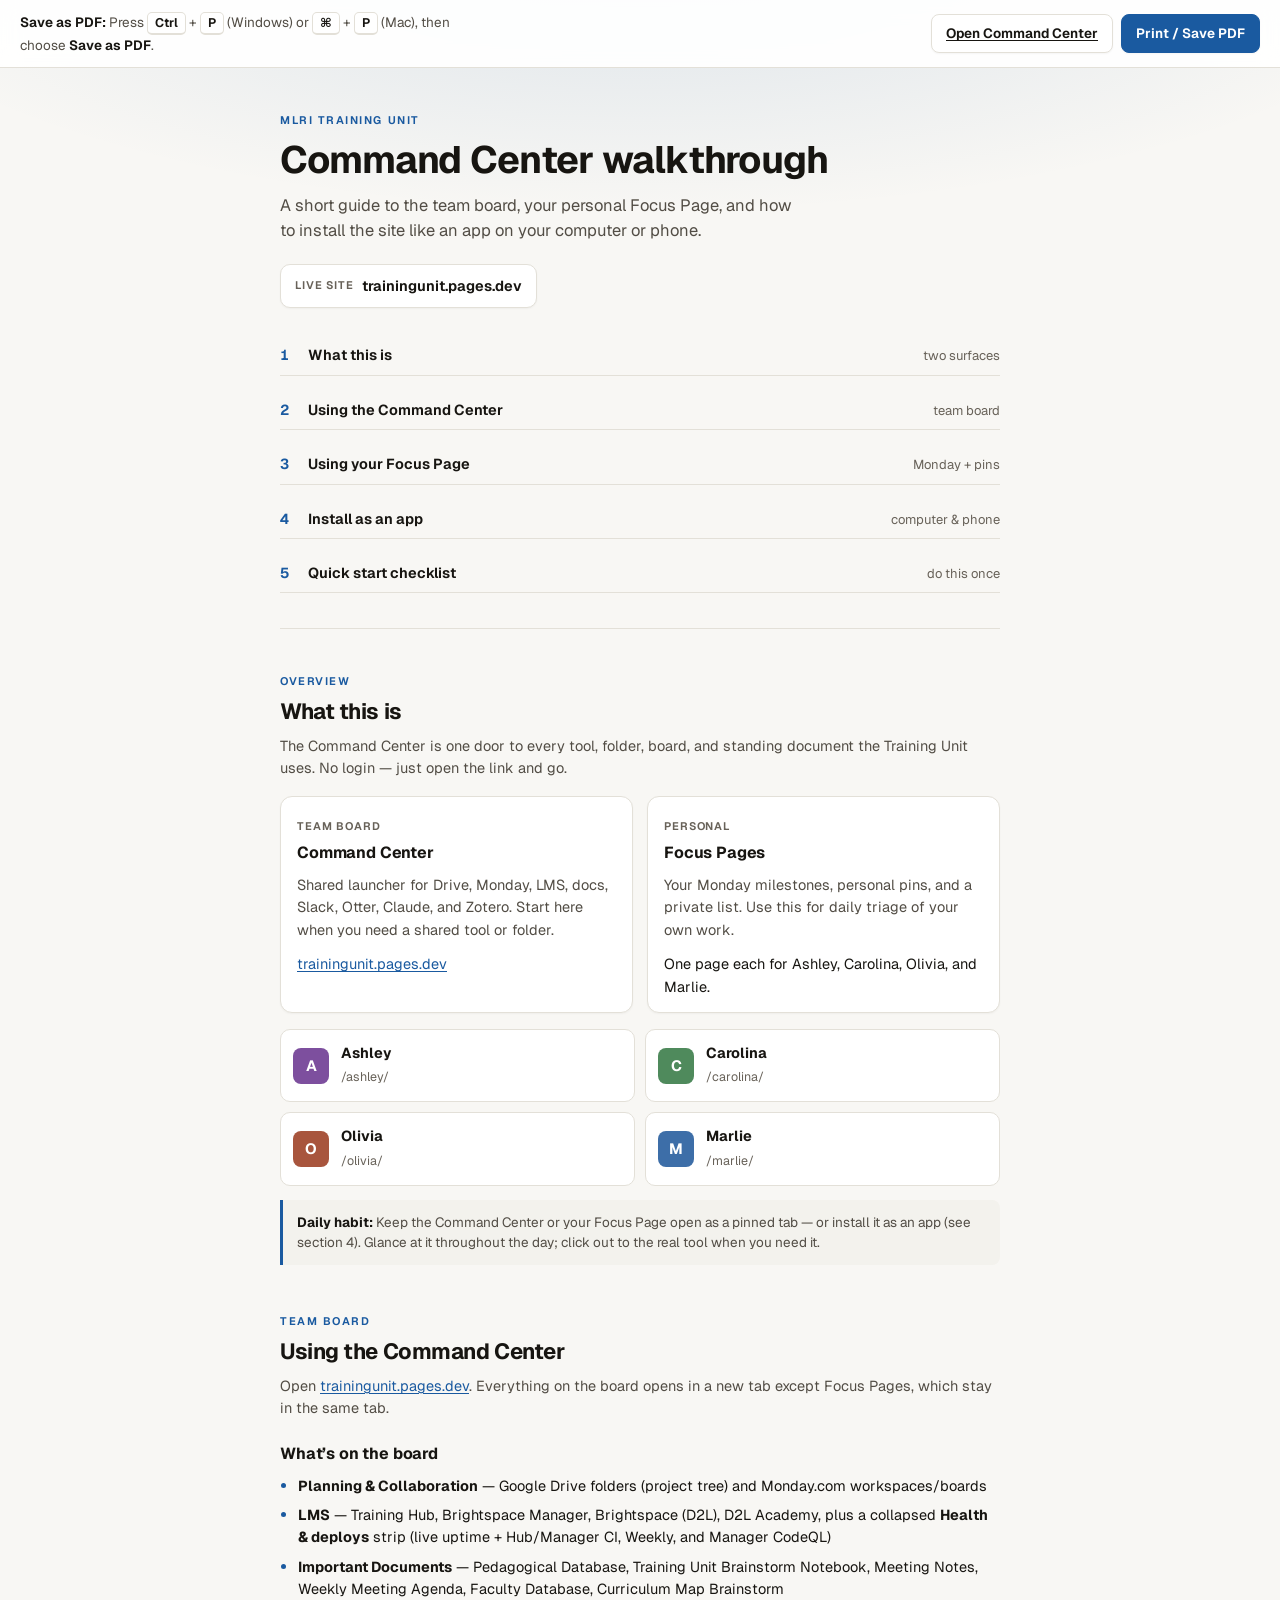
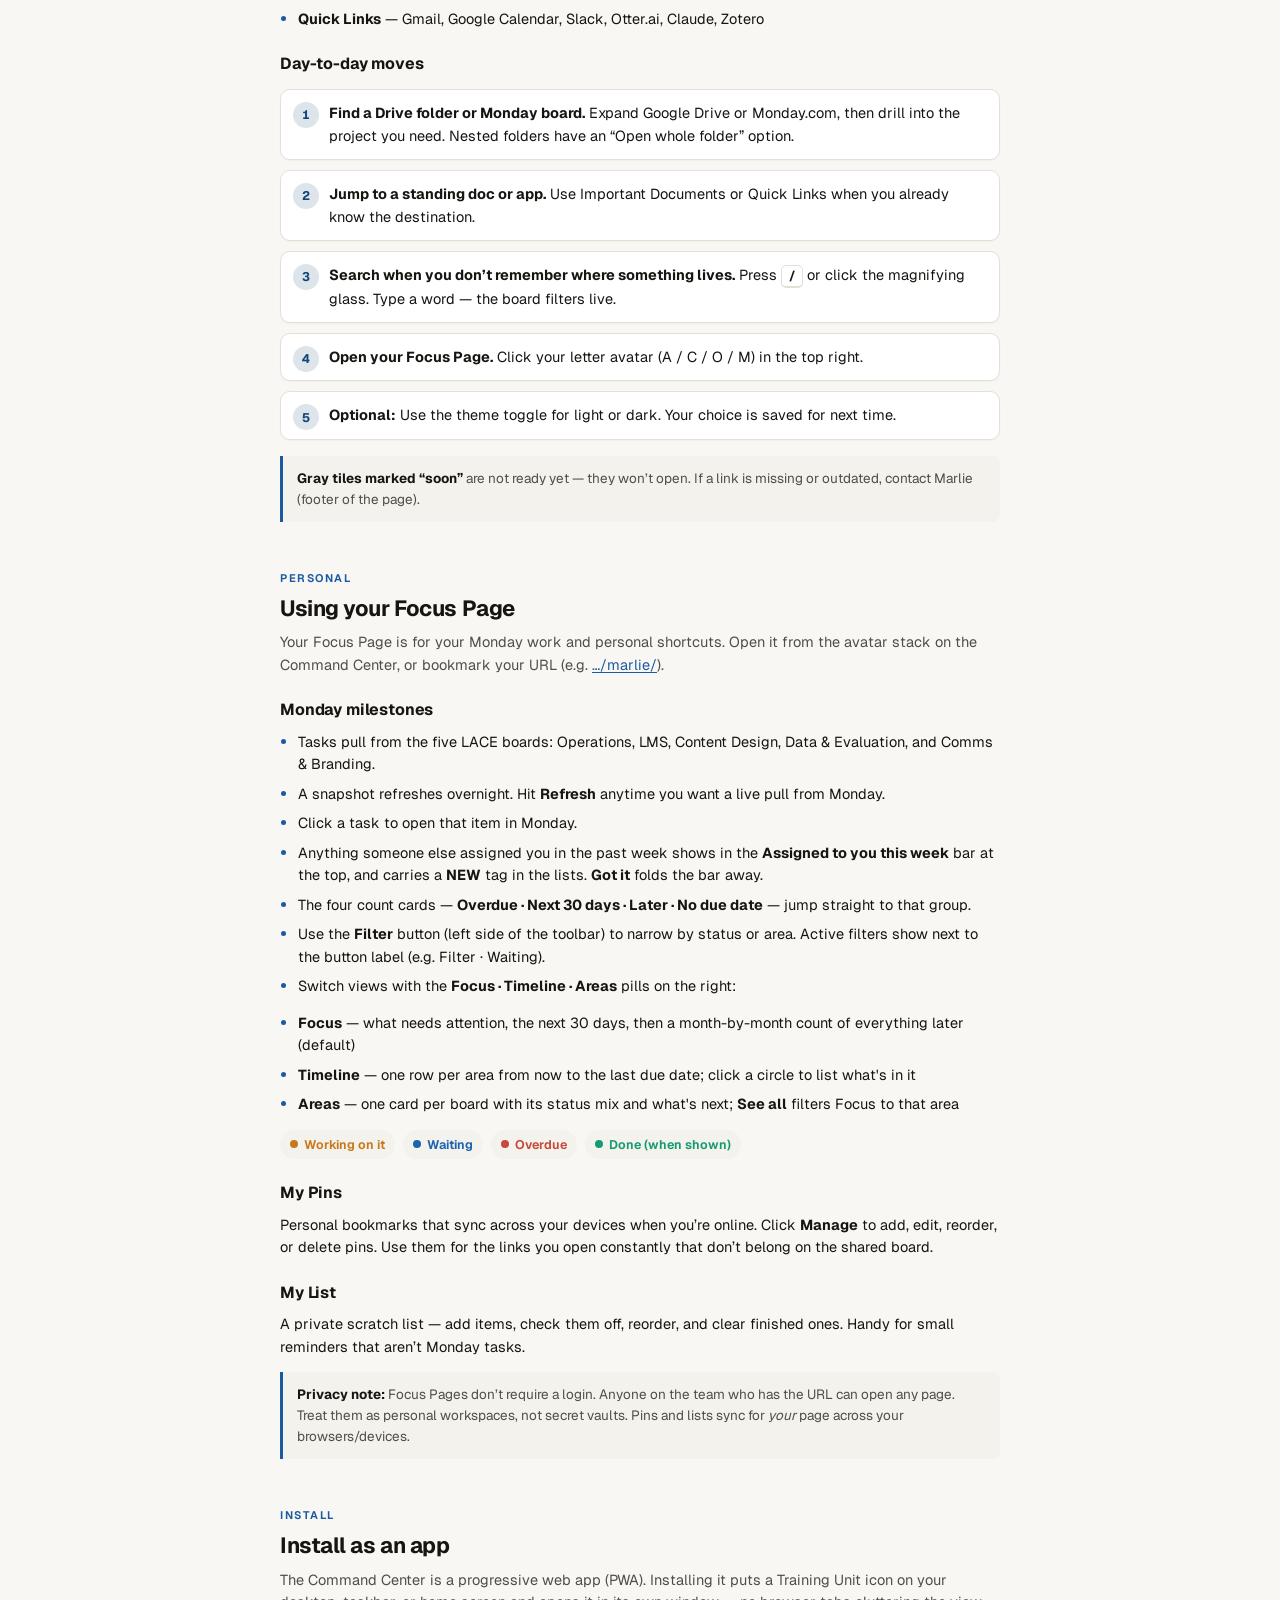
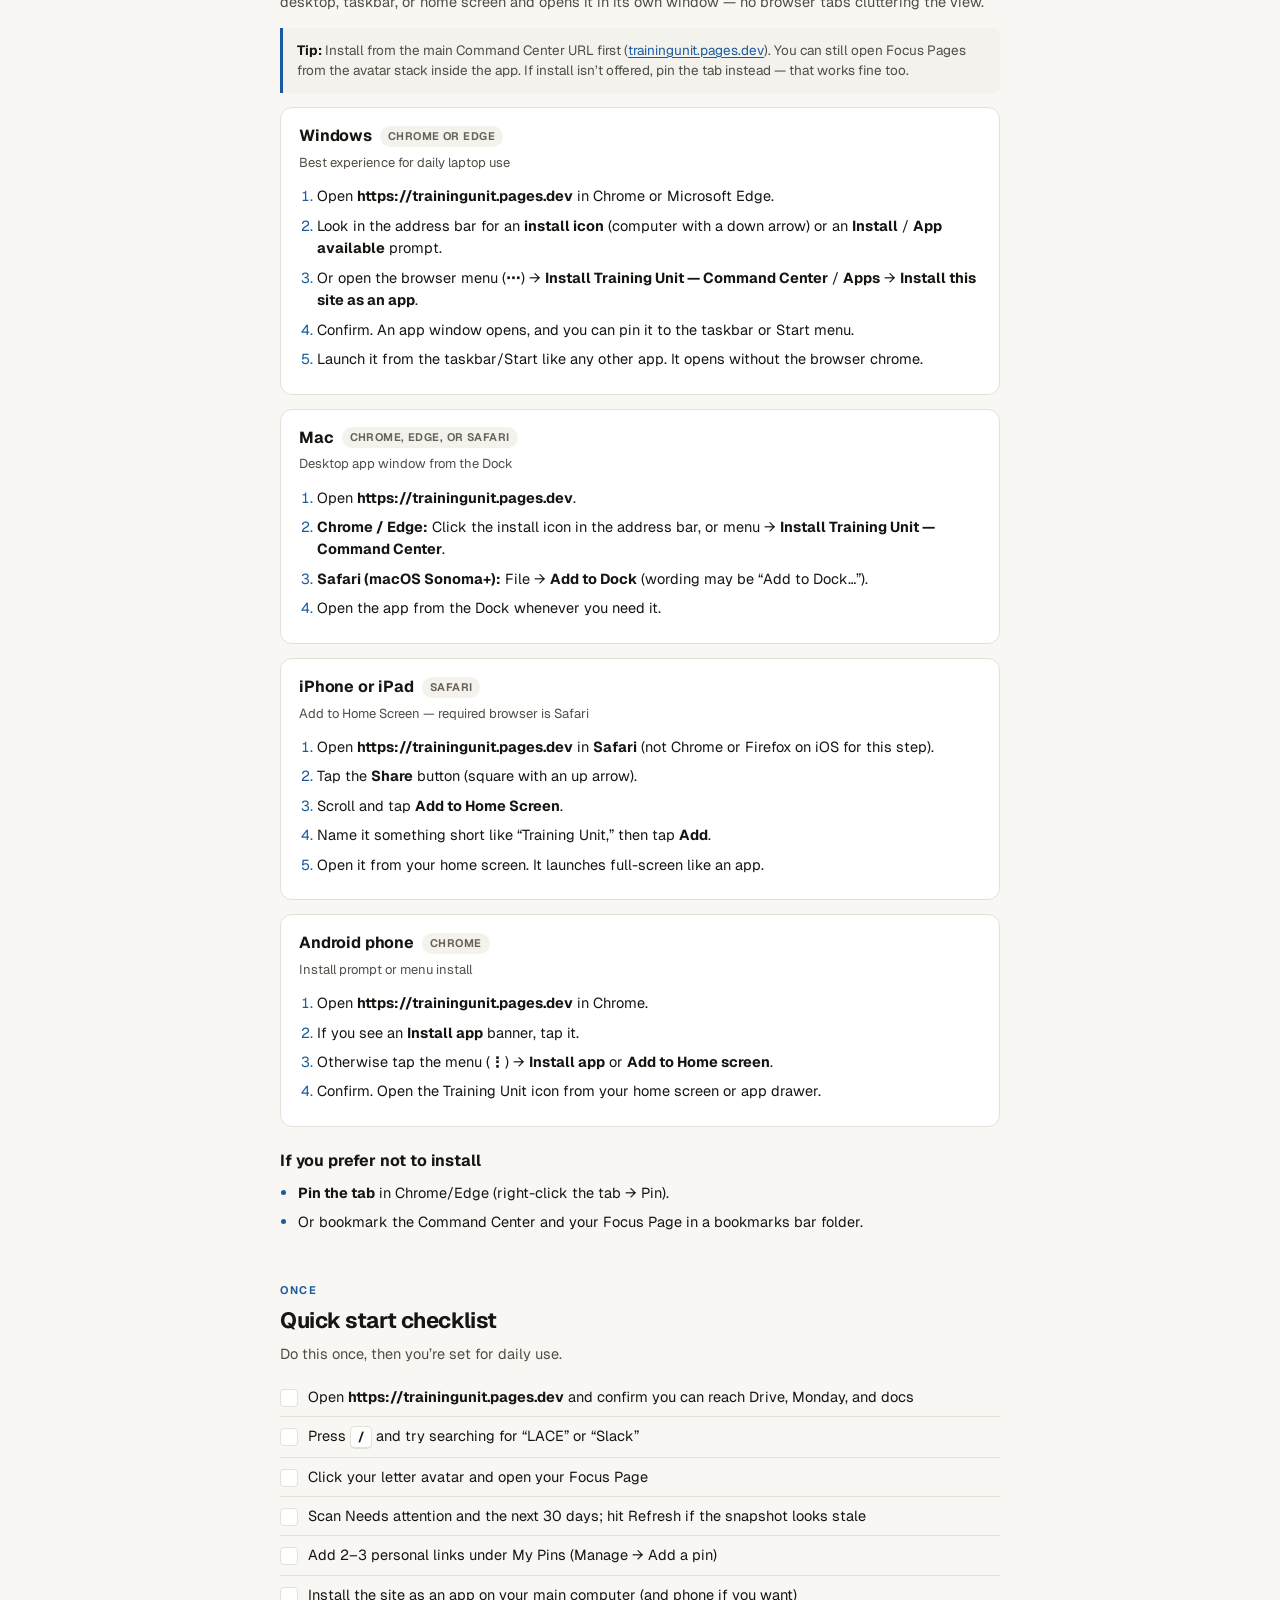
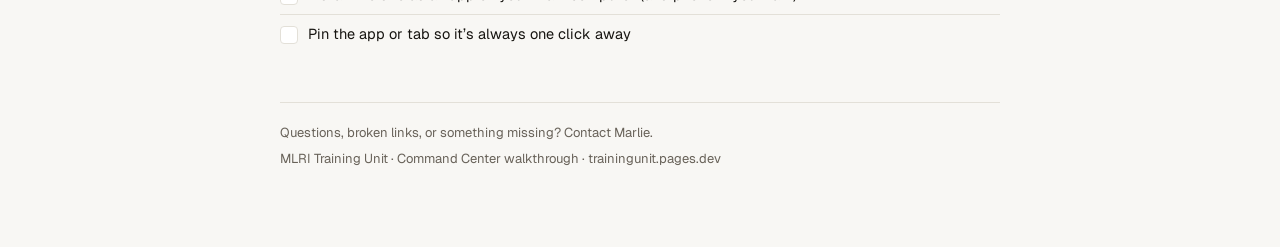
<file: walkthrough.html>
<!doctype html>
<html lang="en">
<head>
  <meta charset="utf-8" />
  <meta name="viewport" content="width=device-width, initial-scale=1" />
  <title>Training Unit — Command Center Walkthrough</title>
  <meta name="description" content="How to use the Training Unit Command Center, Focus Pages, and install it as an app." />
  <meta name="robots" content="noindex" />
  <link rel="icon" href="favicon.ico" />
  <link rel="preconnect" href="https://fonts.googleapis.com" />
  <link rel="preconnect" href="https://fonts.gstatic.com" crossorigin />
  <link href="https://fonts.googleapis.com/css2?family=Geist:wght@400;500;600;700&display=swap" rel="stylesheet" />
  <style>
    :root {
      --brand: #1a5aa0;
      --brand-deep: #12447c;
      --paper: #f8f7f4;
      --paper-2: #f3f2ed;
      --card: #ffffff;
      --line: #e3e0d8;
      --ink: #171511;
      --muted: #524d45;
      --faint: #686259;
      --ok: #179a72;
      --wait: #1c63b0;
      --working: #c8791b;
      --overdue: #c8493b;
      --ashley: #7d4f9e;
      --carolina: #4f8a5c;
      --olivia: #a8553d;
      --marlie: #3d6ea8;
      --shadow: 0 1px 2px rgba(23, 21, 17, 0.04);
      --max: 720px;
    }

    * { box-sizing: border-box; }
    html { scroll-behavior: smooth; }
    body {
      margin: 0;
      font-family: Geist, "Segoe UI Variable", "Segoe UI", system-ui, sans-serif;
      color: var(--ink);
      background:
        radial-gradient(1200px 420px at 50% -80px, color-mix(in srgb, var(--brand) 14%, transparent), transparent 70%),
        var(--paper);
      line-height: 1.55;
      -webkit-font-smoothing: antialiased;
    }

    a { color: var(--brand); text-decoration-thickness: 1px; text-underline-offset: 2px; }
    a:hover { color: var(--brand-deep); }

    .print-bar {
      position: sticky;
      top: 0;
      z-index: 20;
      display: flex;
      flex-wrap: wrap;
      align-items: center;
      justify-content: space-between;
      gap: 10px 16px;
      padding: 12px 20px;
      background: color-mix(in srgb, var(--card) 92%, transparent);
      backdrop-filter: blur(10px);
      border-bottom: 1px solid var(--line);
    }
    .print-bar p {
      margin: 0;
      font-size: 13.5px;
      color: var(--muted);
      max-width: 52ch;
    }
    .print-bar strong { color: var(--ink); font-weight: 650; }
    .print-actions { display: flex; gap: 8px; flex-shrink: 0; }
    .btn {
      appearance: none;
      border: 1px solid var(--line);
      background: var(--card);
      color: var(--ink);
      border-radius: 8px;
      padding: 8px 14px;
      font: inherit;
      font-size: 13.5px;
      font-weight: 650;
      cursor: pointer;
      box-shadow: var(--shadow);
    }
    .btn:hover { border-color: color-mix(in srgb, var(--brand) 45%, var(--line)); }
    .btn-primary {
      background: var(--brand);
      border-color: var(--brand);
      color: #fff;
    }
    .btn-primary:hover { background: var(--brand-deep); border-color: var(--brand-deep); color: #fff; }

    .page {
      width: min(var(--max), calc(100% - 40px));
      margin: 0 auto;
      padding: 36px 0 72px;
    }

    .cover {
      padding: 8px 0 28px;
      border-bottom: 1px solid var(--line);
      margin-bottom: 36px;
    }
    .eyebrow {
      margin: 0 0 10px;
      font-size: 11px;
      font-weight: 650;
      letter-spacing: 0.14em;
      text-transform: uppercase;
      color: var(--brand);
    }
    h1 {
      margin: 0 0 12px;
      font-size: clamp(28px, 5vw, 38px);
      font-weight: 700;
      letter-spacing: -0.02em;
      line-height: 1.08;
    }
    .lede {
      margin: 0 0 20px;
      font-size: 16.5px;
      color: var(--muted);
      max-width: 48ch;
    }
    .url-chip {
      display: inline-flex;
      align-items: center;
      gap: 8px;
      padding: 10px 14px;
      background: var(--card);
      border: 1px solid var(--line);
      border-radius: 10px;
      font-size: 14.5px;
      font-weight: 650;
      color: var(--ink);
      box-shadow: var(--shadow);
      text-decoration: none;
    }
    .url-chip:hover { border-color: color-mix(in srgb, var(--brand) 45%, var(--line)); color: var(--brand-deep); }
    .url-chip span {
      font-size: 11px;
      font-weight: 650;
      letter-spacing: 0.08em;
      text-transform: uppercase;
      color: var(--faint);
    }

    .toc {
      margin: 28px 0 0;
      padding: 0;
      list-style: none;
      display: grid;
      gap: 8px;
    }
    .toc a {
      display: flex;
      gap: 12px;
      align-items: baseline;
      text-decoration: none;
      color: var(--ink);
      font-weight: 650;
      font-size: 14.5px;
      padding: 8px 0;
      border-bottom: 1px solid var(--line);
    }
    .toc a:hover { color: var(--brand); }
    .toc .n {
      font-variant-numeric: tabular-nums;
      color: var(--brand);
      min-width: 1.6ch;
    }
    .toc .hint {
      margin-left: auto;
      font-weight: 400;
      font-size: 13px;
      color: var(--faint);
    }

    section {
      margin: 0 0 40px;
      padding-top: 8px;
    }
    .section-label {
      margin: 0 0 8px;
      font-size: 11px;
      font-weight: 650;
      letter-spacing: 0.14em;
      text-transform: uppercase;
      color: var(--brand);
    }
    h2 {
      margin: 0 0 10px;
      font-size: 22px;
      font-weight: 700;
      letter-spacing: -0.02em;
      line-height: 1.2;
    }
    h3 {
      margin: 22px 0 8px;
      font-size: 16px;
      font-weight: 700;
      letter-spacing: -0.01em;
    }
    p { margin: 0 0 12px; font-size: 14.5px; color: var(--ink); }
    .muted { color: var(--muted); }
    ul, ol {
      margin: 0 0 14px;
      padding-left: 1.25em;
      font-size: 14.5px;
    }
    li { margin: 0 0 7px; }
    li::marker { color: var(--brand); }
    .note {
      margin: 14px 0;
      padding: 12px 14px;
      background: var(--paper-2);
      border-left: 3px solid var(--brand);
      border-radius: 0 8px 8px 0;
      font-size: 13.5px;
      color: var(--muted);
    }
    .note strong { color: var(--ink); }

    .split {
      display: grid;
      grid-template-columns: 1fr 1fr;
      gap: 14px;
      margin: 16px 0;
    }
    @media (max-width: 640px) {
      .split { grid-template-columns: 1fr; }
    }
    .panel {
      background: var(--card);
      border: 1px solid var(--line);
      border-radius: 12px;
      padding: 16px 16px 14px;
      box-shadow: var(--shadow);
    }
    .panel h3 { margin: 0 0 8px; }
    .panel p:last-child,
    .panel ul:last-child { margin-bottom: 0; }
    .panel .who {
      display: inline-block;
      font-size: 11px;
      font-weight: 650;
      letter-spacing: 0.08em;
      text-transform: uppercase;
      color: var(--faint);
      margin-bottom: 6px;
    }

    .kbd {
      display: inline-block;
      padding: 1px 7px;
      border: 1px solid var(--line);
      border-bottom-width: 2px;
      border-radius: 5px;
      background: var(--card);
      font-size: 12.5px;
      font-weight: 650;
      font-family: inherit;
      color: var(--ink);
      line-height: 1.4;
    }

    .steps {
      margin: 12px 0 16px;
      padding: 0;
      list-style: none;
      counter-reset: step;
    }
    .steps li {
      position: relative;
      counter-increment: step;
      margin: 0 0 10px;
      padding: 12px 14px 12px 48px;
      background: var(--card);
      border: 1px solid var(--line);
      border-radius: 10px;
      box-shadow: var(--shadow);
    }
    .steps li::before {
      content: counter(step);
      position: absolute;
      left: 12px;
      top: 12px;
      width: 26px;
      height: 26px;
      display: grid;
      place-items: center;
      border-radius: 50%;
      background: color-mix(in srgb, var(--brand) 12%, var(--paper));
      color: var(--brand-deep);
      font-size: 12.5px;
      font-weight: 700;
      font-variant-numeric: tabular-nums;
    }

    .people {
      display: grid;
      grid-template-columns: repeat(2, 1fr);
      gap: 10px;
      margin: 14px 0;
    }
    @media (max-width: 520px) {
      .people { grid-template-columns: 1fr; }
    }
    .person {
      display: flex;
      align-items: center;
      gap: 12px;
      padding: 12px;
      background: var(--card);
      border: 1px solid var(--line);
      border-radius: 10px;
    }
    .mono {
      width: 36px;
      height: 36px;
      border-radius: 8px;
      display: grid;
      place-items: center;
      color: #fff;
      font-weight: 700;
      font-size: 15px;
      flex-shrink: 0;
    }
    .person strong { display: block; font-size: 14.5px; }
    .person span { font-size: 12.5px; color: var(--faint); }
    .mono.a { background: var(--ashley); }
    .mono.c { background: var(--carolina); }
    .mono.o { background: var(--olivia); }
    .mono.m { background: var(--marlie); }

    .status-row {
      display: flex;
      flex-wrap: wrap;
      gap: 8px;
      margin: 12px 0 16px;
    }
    .status {
      display: inline-flex;
      align-items: center;
      gap: 6px;
      padding: 5px 10px;
      border-radius: 999px;
      background: var(--paper-2);
      font-size: 12.5px;
      font-weight: 650;
      color: var(--muted);
    }
    .dot {
      width: 8px;
      height: 8px;
      border-radius: 50%;
      background: currentColor;
    }
    .status.working { color: var(--working); }
    .status.wait { color: var(--wait); }
    .status.ok { color: var(--ok); }
    .status.overdue { color: var(--overdue); }

    .install-grid {
      display: grid;
      gap: 14px;
      margin-top: 8px;
    }
    .install {
      break-inside: avoid;
      background: var(--card);
      border: 1px solid var(--line);
      border-radius: 12px;
      padding: 16px 18px;
    }
    .install h3 {
      margin: 0 0 4px;
      display: flex;
      align-items: center;
      gap: 8px;
      flex-wrap: wrap;
    }
    .tag {
      display: inline-block;
      padding: 2px 8px;
      border-radius: 999px;
      background: var(--paper-2);
      color: var(--faint);
      font-size: 11px;
      font-weight: 650;
      letter-spacing: 0.04em;
      text-transform: uppercase;
    }
    .install .device {
      margin: 0 0 12px;
      font-size: 13px;
      color: var(--muted);
    }
    .install ol { margin-bottom: 0; }
    .install ol:last-child { margin-bottom: 0; }

    .checklist {
      list-style: none;
      padding: 0;
      margin: 12px 0 0;
    }
    .checklist li {
      position: relative;
      padding: 8px 0 8px 28px;
      border-bottom: 1px solid var(--line);
      margin: 0;
      font-size: 14.5px;
    }
    .checklist li:last-child { border-bottom: 0; }
    .checklist li::before {
      content: "";
      position: absolute;
      left: 0;
      top: 11px;
      width: 16px;
      height: 16px;
      border: 1.5px solid var(--line);
      border-radius: 4px;
      background: var(--card);
    }

    footer.doc-foot {
      margin-top: 48px;
      padding-top: 20px;
      border-top: 1px solid var(--line);
      font-size: 13px;
      color: var(--faint);
    }
    footer.doc-foot p { margin: 0 0 6px; color: var(--faint); font-size: 13px; }

    @media print {
      @page {
        size: letter;
        margin: 0.65in 0.7in;
      }
      body {
        background: #fff;
        color: #000;
        font-size: 11pt;
      }
      .print-bar { display: none !important; }
      .page {
        width: 100%;
        margin: 0;
        padding: 0;
      }
      .cover {
        margin-bottom: 22pt;
        padding-bottom: 16pt;
      }
      h1 { font-size: 22pt; }
      h2 { font-size: 14pt; page-break-after: avoid; }
      h3 { font-size: 11.5pt; page-break-after: avoid; }
      a { color: inherit; text-decoration: none; }
      .url-chip {
        border: 1px solid #bbb;
        box-shadow: none;
      }
      .panel, .steps li, .person, .install {
        box-shadow: none;
        break-inside: avoid;
      }
      section {
        break-inside: avoid;
        margin-bottom: 18pt;
      }
      .install-section,
      .focus-section,
      .install-section section {
        break-inside: auto;
      }
      .install { break-inside: avoid; page-break-inside: avoid; }
      .toc a { border-color: #ccc; }
      .toc .hint { display: none; }
      .note { border-color: var(--brand); background: #f5f5f5; }
      footer.doc-foot { page-break-inside: avoid; }
    }
  </style>
</head>
<body>
  <div class="print-bar" role="region" aria-label="Print options">
    <p><strong>Save as PDF:</strong> Press <span class="kbd">Ctrl</span> + <span class="kbd">P</span> (Windows) or <span class="kbd">⌘</span> + <span class="kbd">P</span> (Mac), then choose <strong>Save as PDF</strong>.</p>
    <div class="print-actions">
      <a class="btn" href="https://trainingunit.pages.dev/">Open Command Center</a>
      <button class="btn btn-primary" type="button" onclick="window.print()">Print / Save PDF</button>
    </div>
  </div>

  <main class="page">
    <header class="cover">
      <p class="eyebrow">MLRI Training Unit</p>
      <h1>Command Center walkthrough</h1>
      <p class="lede">A short guide to the team board, your personal Focus Page, and how to install the site like an app on your computer or phone.</p>
      <a class="url-chip" href="https://trainingunit.pages.dev/" target="_blank" rel="noopener">
        <span>Live site</span>
        trainingunit.pages.dev
      </a>

      <ol class="toc">
        <li><a href="#overview"><span class="n">1</span> What this is<span class="hint">two surfaces</span></a></li>
        <li><a href="#board"><span class="n">2</span> Using the Command Center<span class="hint">team board</span></a></li>
        <li><a href="#focus"><span class="n">3</span> Using your Focus Page<span class="hint">Monday + pins</span></a></li>
        <li><a href="#install"><span class="n">4</span> Install as an app<span class="hint">computer &amp; phone</span></a></li>
        <li><a href="#checklist"><span class="n">5</span> Quick start checklist<span class="hint">do this once</span></a></li>
      </ol>
    </header>

    <section id="overview">
      <p class="section-label">Overview</p>
      <h2>What this is</h2>
      <p class="muted">The Command Center is one door to every tool, folder, board, and standing document the Training Unit uses. No login — just open the link and go.</p>

      <div class="split">
        <div class="panel">
          <span class="who">Team board</span>
          <h3>Command Center</h3>
          <p class="muted">Shared launcher for Drive, Monday, LMS, docs, Slack, Otter, Claude, and Zotero. Start here when you need a shared tool or folder.</p>
          <p><a href="https://trainingunit.pages.dev/">trainingunit.pages.dev</a></p>
        </div>
        <div class="panel">
          <span class="who">Personal</span>
          <h3>Focus Pages</h3>
          <p class="muted">Your Monday milestones, personal pins, and a private list. Use this for daily triage of your own work.</p>
          <p>One page each for Ashley, Carolina, Olivia, and Marlie.</p>
        </div>
      </div>

      <div class="people" aria-label="Focus page links">
        <a class="person" href="https://trainingunit.pages.dev/ashley/" style="text-decoration:none;color:inherit">
          <div class="mono a" aria-hidden="true">A</div>
          <div><strong>Ashley</strong><span>/ashley/</span></div>
        </a>
        <a class="person" href="https://trainingunit.pages.dev/carolina/" style="text-decoration:none;color:inherit">
          <div class="mono c" aria-hidden="true">C</div>
          <div><strong>Carolina</strong><span>/carolina/</span></div>
        </a>
        <a class="person" href="https://trainingunit.pages.dev/olivia/" style="text-decoration:none;color:inherit">
          <div class="mono o" aria-hidden="true">O</div>
          <div><strong>Olivia</strong><span>/olivia/</span></div>
        </a>
        <a class="person" href="https://trainingunit.pages.dev/marlie/" style="text-decoration:none;color:inherit">
          <div class="mono m" aria-hidden="true">M</div>
          <div><strong>Marlie</strong><span>/marlie/</span></div>
        </a>
      </div>

      <p class="note"><strong>Daily habit:</strong> Keep the Command Center or your Focus Page open as a pinned tab — or install it as an app (see section 4). Glance at it throughout the day; click out to the real tool when you need it.</p>
    </section>

    <section id="board">
      <p class="section-label">Team board</p>
      <h2>Using the Command Center</h2>
      <p class="muted">Open <a href="https://trainingunit.pages.dev/">trainingunit.pages.dev</a>. Everything on the board opens in a new tab except Focus Pages, which stay in the same tab.</p>

      <h3>What’s on the board</h3>
      <ul>
        <li><strong>Planning &amp; Collaboration</strong> — Google Drive folders (project tree) and Monday.com workspaces/boards</li>
        <li><strong>LMS</strong> — Training Hub, Brightspace Manager, Brightspace (D2L), D2L Academy, plus a collapsed <strong>Health &amp; deploys</strong> strip (live uptime + Hub/Manager CI, Weekly, and Manager CodeQL)</li>
        <li><strong>Important Documents</strong> — Pedagogical Database, Training Unit Brainstorm Notebook, Meeting Notes, Weekly Meeting Agenda, Faculty Database, Curriculum Map Brainstorm</li>
        <li><strong>Quick Links</strong> — Gmail, Google Calendar, Slack, Otter.ai, Claude, Zotero</li>
      </ul>

      <h3>Day-to-day moves</h3>
      <ol class="steps">
        <li><strong>Find a Drive folder or Monday board.</strong> Expand Google Drive or Monday.com, then drill into the project you need. Nested folders have an “Open whole folder” option.</li>
        <li><strong>Jump to a standing doc or app.</strong> Use Important Documents or Quick Links when you already know the destination.</li>
        <li><strong>Search when you don’t remember where something lives.</strong> Press <span class="kbd">/</span> or click the magnifying glass. Type a word — the board filters live.</li>
        <li><strong>Open your Focus Page.</strong> Click your letter avatar (A / C / O / M) in the top right.</li>
        <li><strong>Optional:</strong> Use the theme toggle for light or dark. Your choice is saved for next time.</li>
      </ol>

      <p class="note"><strong>Gray tiles marked “soon”</strong> are not ready yet — they won’t open. If a link is missing or outdated, contact Marlie (footer of the page).</p>
    </section>

    <section id="focus" class="focus-section">
      <p class="section-label">Personal</p>
      <h2>Using your Focus Page</h2>
      <p class="muted">Your Focus Page is for your Monday work and personal shortcuts. Open it from the avatar stack on the Command Center, or bookmark your URL (e.g. <a href="https://trainingunit.pages.dev/marlie/">…/marlie/</a>).</p>

      <h3>Monday milestones</h3>
      <ul>
        <li>Tasks pull from the five LACE boards: Operations, LMS, Content Design, Data &amp; Evaluation, and Comms &amp; Branding.</li>
        <li>A snapshot refreshes overnight. Hit <strong>Refresh</strong> anytime you want a live pull from Monday.</li>
        <li>Click a task to open that item in Monday.</li>
        <li>Anything someone else assigned you in the past week shows in the <strong>Assigned to you this week</strong> bar at the top, and carries a <strong>NEW</strong> tag in the lists. <strong>Got it</strong> folds the bar away.</li>
        <li>The four count cards — <strong>Overdue · Next 30 days · Later · No due date</strong> — jump straight to that group.</li>
        <li>Use the <strong>Filter</strong> button (left side of the toolbar) to narrow by status or area. Active filters show next to the button label (e.g. Filter · Waiting).</li>
        <li>Switch views with the <strong>Focus · Timeline · Areas</strong> pills on the right:</li>
      </ul>
      <ul>
        <li><strong>Focus</strong> — what needs attention, the next 30 days, then a month-by-month count of everything later (default)</li>
        <li><strong>Timeline</strong> — one row per area from now to the last due date; click a circle to list what's in it</li>
        <li><strong>Areas</strong> — one card per board with its status mix and what's next; <strong>See all</strong> filters Focus to that area</li>
      </ul>

      <div class="status-row" aria-label="Status colors">
        <span class="status working"><span class="dot"></span> Working on it</span>
        <span class="status wait"><span class="dot"></span> Waiting</span>
        <span class="status overdue"><span class="dot"></span> Overdue</span>
        <span class="status ok"><span class="dot"></span> Done (when shown)</span>
      </div>

      <h3>My Pins</h3>
      <p>Personal bookmarks that sync across your devices when you’re online. Click <strong>Manage</strong> to add, edit, reorder, or delete pins. Use them for the links you open constantly that don’t belong on the shared board.</p>

      <h3>My List</h3>
      <p>A private scratch list — add items, check them off, reorder, and clear finished ones. Handy for small reminders that aren’t Monday tasks.</p>

      <p class="note"><strong>Privacy note:</strong> Focus Pages don’t require a login. Anyone on the team who has the URL can open any page. Treat them as personal workspaces, not secret vaults. Pins and lists sync for <em>your</em> page across your browsers/devices.</p>
    </section>

    <section id="install" class="install-section">
      <p class="section-label">Install</p>
      <h2>Install as an app</h2>
      <p class="muted">The Command Center is a progressive web app (PWA). Installing it puts a Training Unit icon on your desktop, taskbar, or home screen and opens it in its own window — no browser tabs cluttering the view.</p>
      <p class="note"><strong>Tip:</strong> Install from the main Command Center URL first (<a href="https://trainingunit.pages.dev/">trainingunit.pages.dev</a>). You can still open Focus Pages from the avatar stack inside the app. If install isn’t offered, pin the tab instead — that works fine too.</p>

      <div class="install-grid">
        <div class="install">
          <h3>Windows <span class="tag">Chrome or Edge</span></h3>
          <p class="device">Best experience for daily laptop use</p>
          <ol>
            <li>Open <strong>https://trainingunit.pages.dev</strong> in Chrome or Microsoft Edge.</li>
            <li>Look in the address bar for an <strong>install icon</strong> (computer with a down arrow) or an <strong>Install</strong> / <strong>App available</strong> prompt.</li>
            <li>Or open the browser menu (<strong>⋯</strong>) → <strong>Install Training Unit — Command Center</strong> / <strong>Apps</strong> → <strong>Install this site as an app</strong>.</li>
            <li>Confirm. An app window opens, and you can pin it to the taskbar or Start menu.</li>
            <li>Launch it from the taskbar/Start like any other app. It opens without the browser chrome.</li>
          </ol>
        </div>

        <div class="install">
          <h3>Mac <span class="tag">Chrome, Edge, or Safari</span></h3>
          <p class="device">Desktop app window from the Dock</p>
          <ol>
            <li>Open <strong>https://trainingunit.pages.dev</strong>.</li>
            <li><strong>Chrome / Edge:</strong> Click the install icon in the address bar, or menu → <strong>Install Training Unit — Command Center</strong>.</li>
            <li><strong>Safari (macOS Sonoma+):</strong> File → <strong>Add to Dock</strong> (wording may be “Add to Dock…”).</li>
            <li>Open the app from the Dock whenever you need it.</li>
          </ol>
        </div>

        <div class="install">
          <h3>iPhone or iPad <span class="tag">Safari</span></h3>
          <p class="device">Add to Home Screen — required browser is Safari</p>
          <ol>
            <li>Open <strong>https://trainingunit.pages.dev</strong> in <strong>Safari</strong> (not Chrome or Firefox on iOS for this step).</li>
            <li>Tap the <strong>Share</strong> button (square with an up arrow).</li>
            <li>Scroll and tap <strong>Add to Home Screen</strong>.</li>
            <li>Name it something short like “Training Unit,” then tap <strong>Add</strong>.</li>
            <li>Open it from your home screen. It launches full-screen like an app.</li>
          </ol>
        </div>

        <div class="install">
          <h3>Android phone <span class="tag">Chrome</span></h3>
          <p class="device">Install prompt or menu install</p>
          <ol>
            <li>Open <strong>https://trainingunit.pages.dev</strong> in Chrome.</li>
            <li>If you see an <strong>Install app</strong> banner, tap it.</li>
            <li>Otherwise tap the menu (<strong>⋮</strong>) → <strong>Install app</strong> or <strong>Add to Home screen</strong>.</li>
            <li>Confirm. Open the Training Unit icon from your home screen or app drawer.</li>
          </ol>
        </div>
      </div>

      <h3>If you prefer not to install</h3>
      <ul>
        <li><strong>Pin the tab</strong> in Chrome/Edge (right-click the tab → Pin).</li>
        <li>Or bookmark the Command Center and your Focus Page in a bookmarks bar folder.</li>
      </ul>
    </section>

    <section id="checklist">
      <p class="section-label">Once</p>
      <h2>Quick start checklist</h2>
      <p class="muted">Do this once, then you’re set for daily use.</p>
      <ul class="checklist">
        <li>Open <strong>https://trainingunit.pages.dev</strong> and confirm you can reach Drive, Monday, and docs</li>
        <li>Press <span class="kbd">/</span> and try searching for “LACE” or “Slack”</li>
        <li>Click your letter avatar and open your Focus Page</li>
        <li>Scan Needs attention and the next 30 days; hit Refresh if the snapshot looks stale</li>
        <li>Add 2–3 personal links under My Pins (Manage → Add a pin)</li>
        <li>Install the site as an app on your main computer (and phone if you want)</li>
        <li>Pin the app or tab so it’s always one click away</li>
      </ul>
    </section>

    <footer class="doc-foot">
      <p>Questions, broken links, or something missing? Contact Marlie.</p>
      <p>MLRI Training Unit · Command Center walkthrough · trainingunit.pages.dev</p>
    </footer>
  </main>
</body>
</html>
</file>
